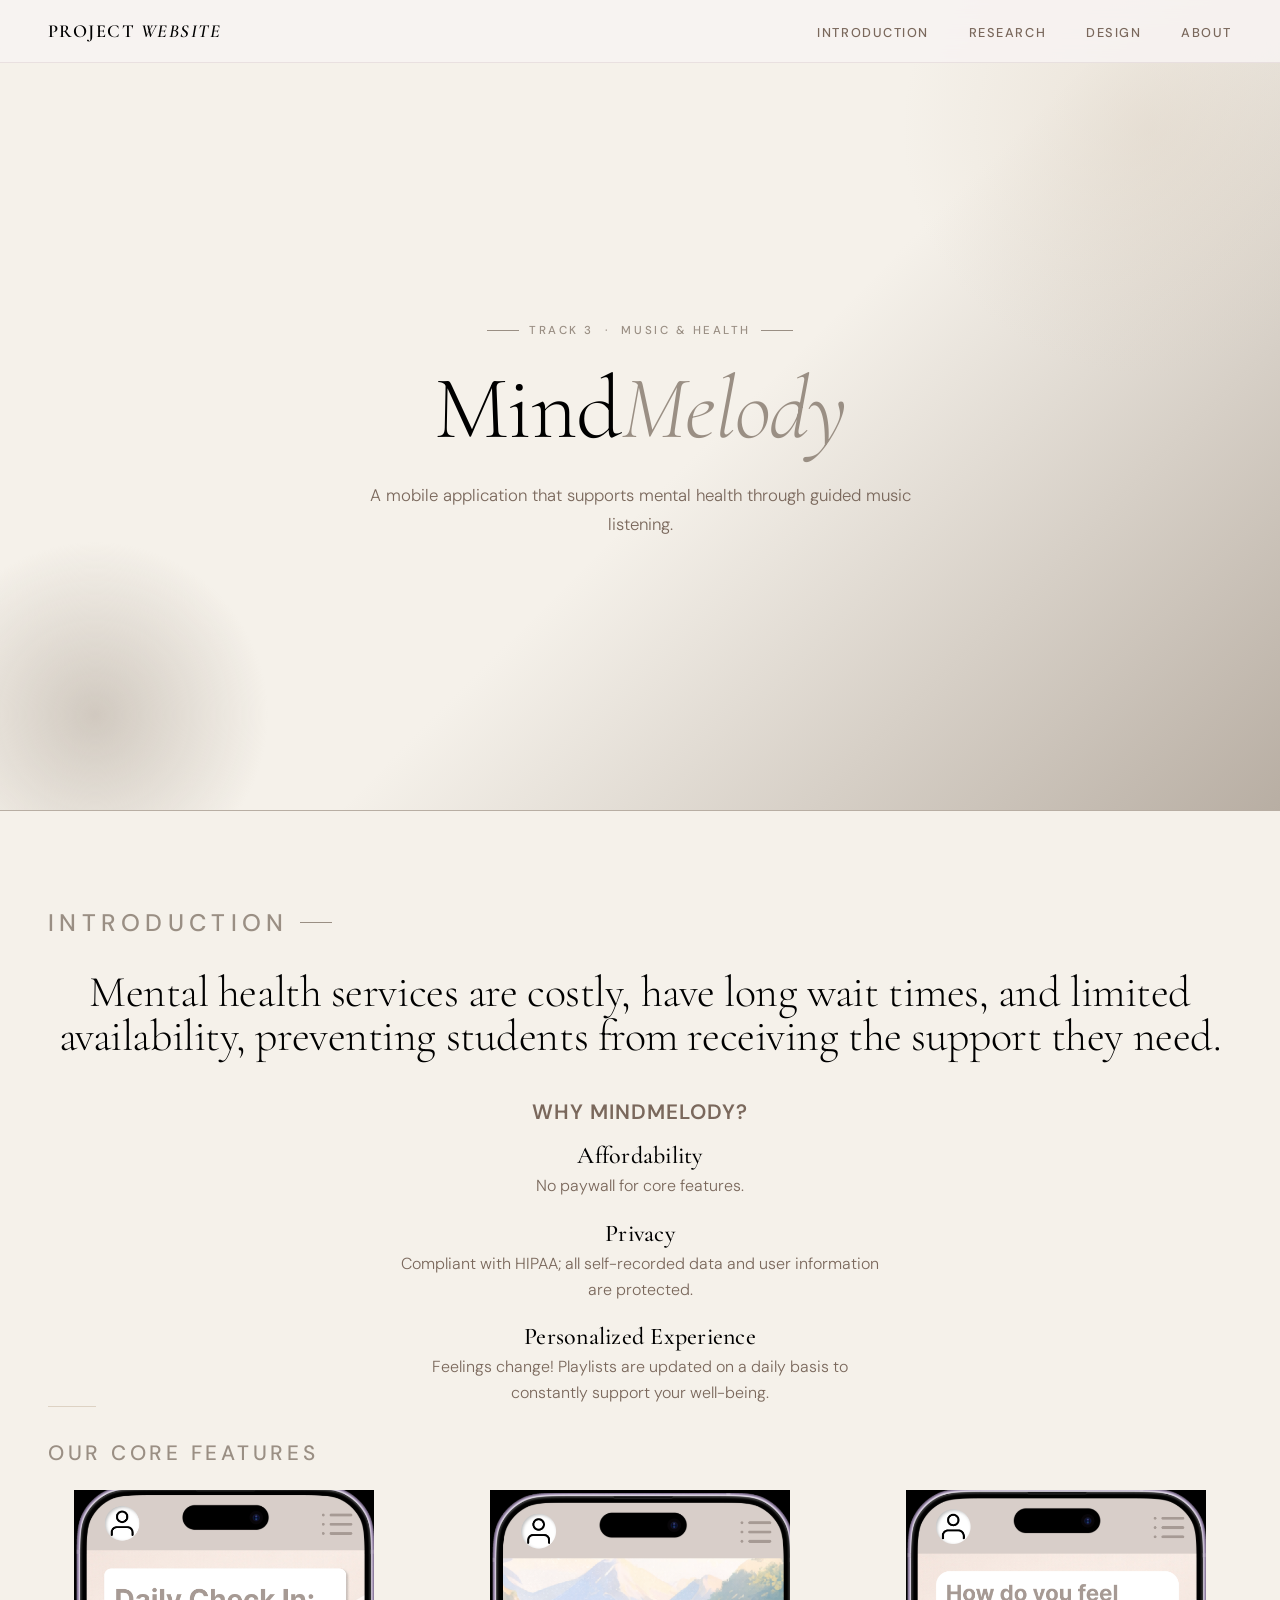
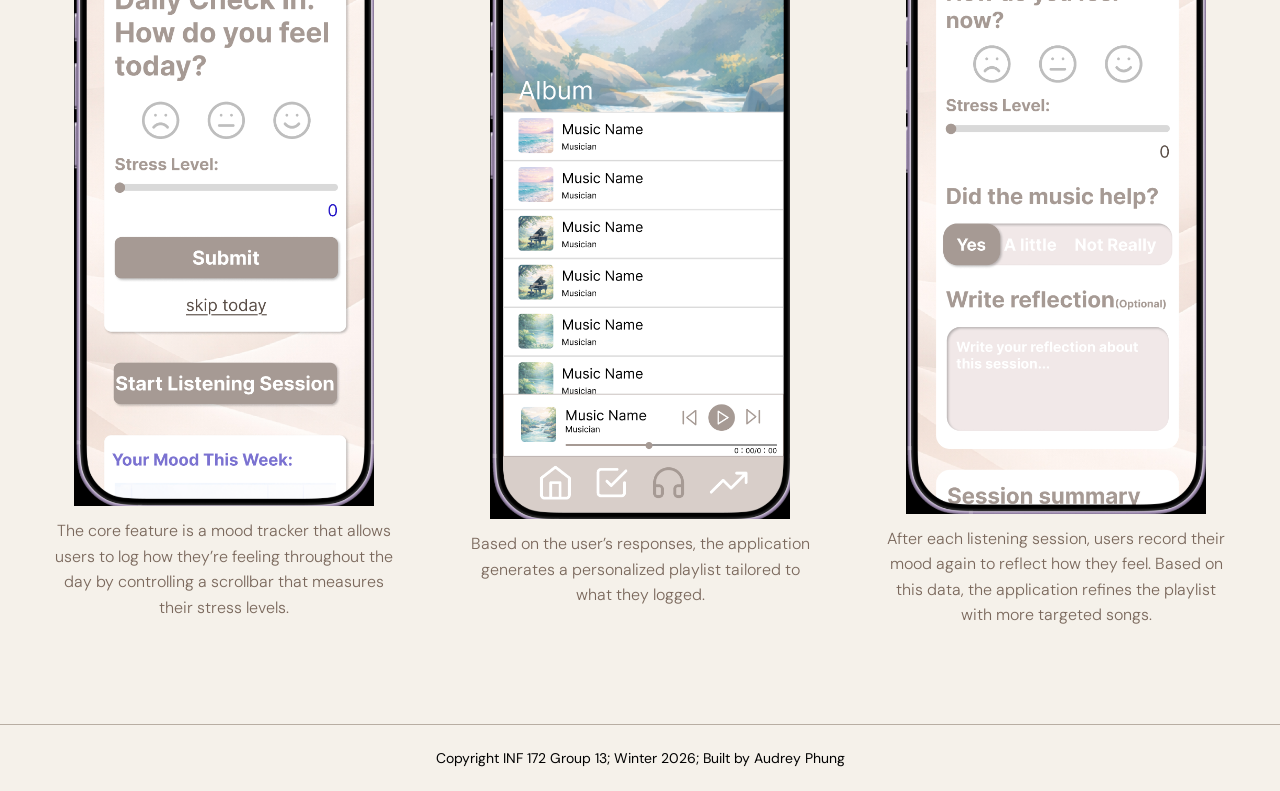
<file: index.html>
<!doctype html>
<html lang="en">
  <head>
    <meta charset="UTF-8" />
    <meta name="viewport" content="width=device-width, initial-scale=1.0" />
    <title>MindMelody</title>
    <link rel="icon" type="image/x-icon" href="images/favicon.png">

    <link rel="stylesheet" href="style.css" />
    <link href="https://fonts.googleapis.com/css2?family=Cormorant+Garamond:ital,wght@0,300;0,400;0,600;1,300;1,400&family=DM+Sans:wght@300;400;500&display=swap" rel="stylesheet"/>

  </head>

  <body>
    <nav>
      <span class="nav-logo">Project<em> Website</em></span>
      <ul class="nav-links">
       <li><a href="index.html">Introduction</a></li>
        <li><a href="research.html">Research</a></li>
        <li><a href="design.html">Design</a></li>
        <li><a href="about.html">About</a></li>
      </ul>
    </nav>

    <section class="hero">
      <p class="hero-eyebrow">Track 3 &nbsp;·&nbsp; Music & Health</p>
      <h1>Mind<em>Melody</em></h1>
      <p class="hero-desc">
        A mobile application that supports mental health through guided music listening.
      </p>
    </section>

    <section id="introduction">

      <span class="section-label">Introduction</span>
      <h2 class="problem-statement">
        Mental health services are costly, have long wait times, and limited availability, preventing students from 
        receiving the support they need.
      </h2>
      
      <p class="goals-label">Why MindMelody?</p>
      <div class="goals-list">
        <div class="goal-item">
          <p class="goal-title">Affordability</p>
          <p class="goal-desc">No paywall for core features.</p>
        </div>
        <div class="goal-item">
          <p class="goal-title">Privacy</p>
          <p class="goal-desc">Compliant with HIPAA; all self-recorded data and user information are protected.</p>
        </div>
        <div class="goal-item">
          <p class="goal-title">Personalized Experience</p>
          <p class="goal-desc">Feelings change! Playlists are updated on a daily basis to constantly support your well-being.</p>
        </div>
      </div>

      <div class="intro-divider"></div>
      <div class="subtitle">Our Core Features</div>
      <div class="feature-screens">
        <div class="feature-item">
          <img src="images/daily-checkin.png">
          <p class="feature-desc">
            The core feature is a mood tracker that allows users to log how they’re feeling throughout the day by controlling 
            a scrollbar that measures their stress levels.
          </p>
        </div>
        <div class="feature-item">
          <img src="images/playlist.png">
          <p class="feature-desc">
            Based on the user’s responses, the application generates a personalized playlist tailored to what they logged.
          </p>
        </div>
        <div class="feature-item">
          <img src="images/reflection.png">
          <p class="feature-desc">
            After each listening session, users record their mood again to reflect how they feel. Based on this data, 
            the application refines the playlist with more targeted songs.
          </p>
        </div>
      </div>
    </section>
    <footer>
      Copyright INF 172 Group 13; Winter 2026; Built by Audrey Phung
    </footer>
  </body>
</html>
</file>
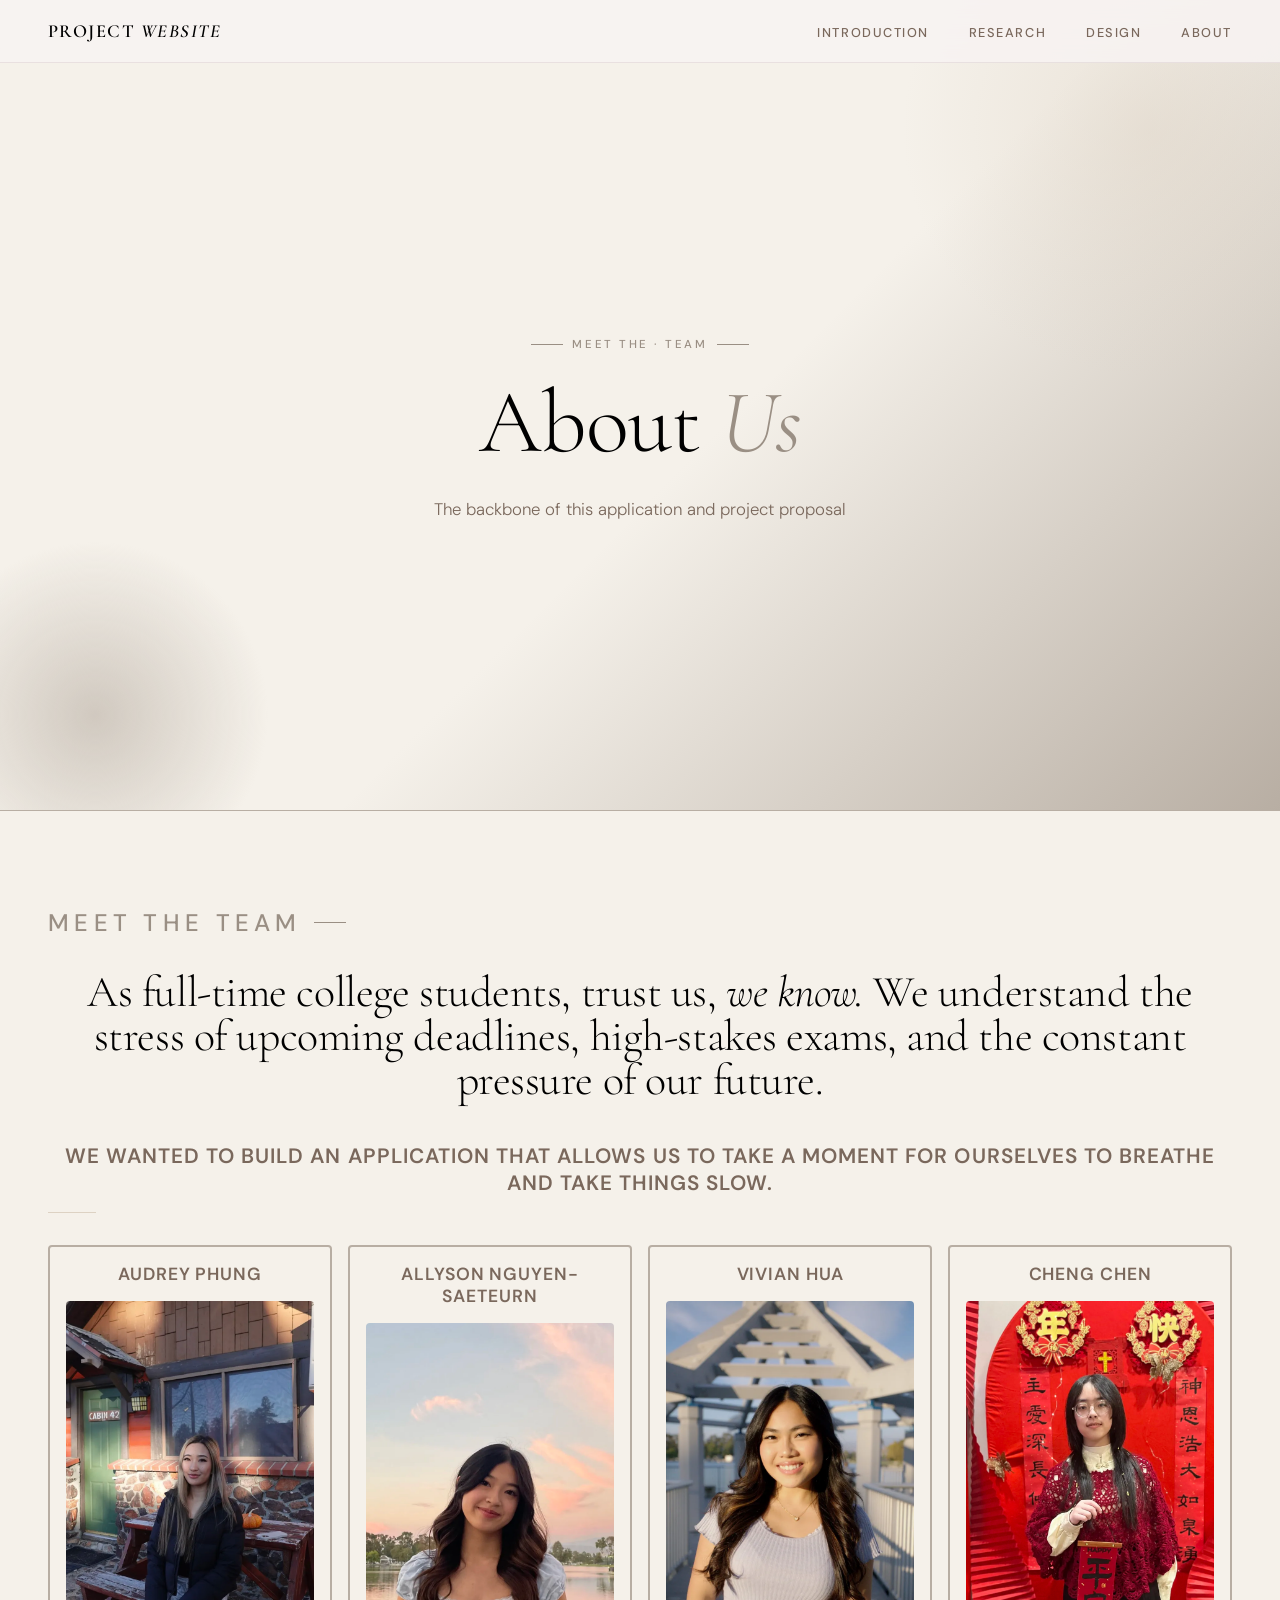
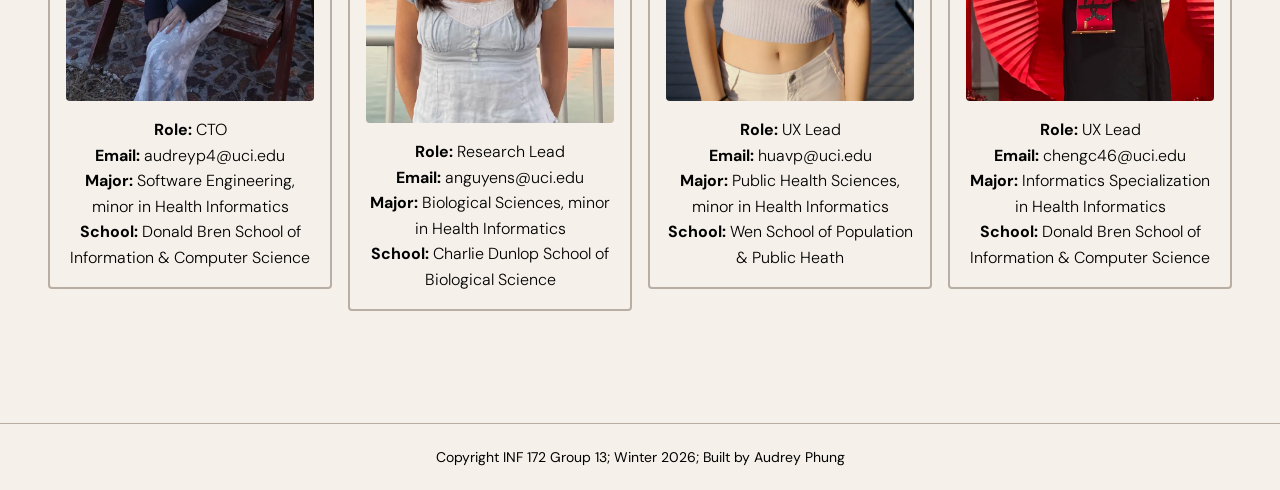
<file: about.html>
<!doctype html>
<html lang="en">
  <head>
    <meta charset="UTF-8" />
    <meta name="viewport" content="width=device-width, initial-scale=1.0" />
    <title>MindMelody</title>
    <link rel="icon" type="image/x-icon" href="images/favicon.png">

    <link rel="stylesheet" href="style.css" />
    <link href="https://fonts.googleapis.com/css2?family=Cormorant+Garamond:ital,wght@0,300;0,400;0,600;1,300;1,400&family=DM+Sans:wght@300;400;500&display=swap" rel="stylesheet"/>

  </head>

  <body>

    <nav>
      <span class="nav-logo">Project<em> Website</em></span>
      <ul class="nav-links">
       <li><a href="index.html">Introduction</a></li>
        <li><a href="research.html">Research</a></li>
        <li><a href="design.html">Design</a></li>
        <li><a href="about.html">About</a></li>
      </ul>
    </nav>

    <section class="hero">
      <p class="hero-eyebrow">Meet the&nbsp;·&nbsp;Team</p>
      <h1>About<em> Us</em></h1>
      <p class="hero-desc">
        The backbone of this application and project proposal
      </p>
    </section>

    <section id="about">
        <span class="section-label">Meet the Team</span>
        <h2 class="problem-statement">
            As full-time college students, trust us, <em>we know.</em> We understand the stress of upcoming deadlines, 
            high-stakes exams, and the constant pressure of our future.
        </h2>
        <p class="goals-label">We wanted to build an application that allows us to take a moment for ourselves to breathe and take things slow. </p>
        <div class="intro-divider"></div>

        <div class="themes-grid">
            <div class="team-member">
                <h3 class="feature-group-title">Audrey Phung</h3>
                <img src="images/audrey-pic.png">
                <p>
                    <b>Role:</b> CTO <br>
                    <b>Email:</b> audreyp4@uci.edu<br>
                    <b>Major:</b> Software Engineering, minor in Health Informatics<br>
                    <b>School:</b> Donald Bren School of Information & Computer Science
                </p>
            </div>

            <div class="team-member">
                <h3 class="feature-group-title">Allyson Nguyen-Saeteurn</h3>
                <img src="images/allyson-pic.png">
                <p>
                    <b>Role:</b> Research Lead<br>
                    <b>Email:</b> anguyens@uci.edu<br>
                    <b>Major:</b> Biological Sciences, minor in Health Informatics<br>
                    <b>School:</b> Charlie Dunlop School of Biological Science
                </p>
            </div>

            <div class="team-member">
                <h3 class="feature-group-title">Vivian Hua</h3>
                <img src="images/vivian-pic.png">
                <p>
                    <b>Role:</b> UX Lead<br>
                    <b>Email:</b> huavp@uci.edu<br>
                    <b>Major:</b> Public Health Sciences, minor in Health Informatics<br>
                    <b>School:</b> Wen School of Population & Public Heath
                </p>
            </div>

            <div class="team-member">
                <h3 class="feature-group-title">Cheng Chen</h3>
                <img src="images/cheng-pic.png">
                <p>
                    <b>Role:</b> UX Lead<br>
                    <b>Email:</b> chengc46@uci.edu<br>
                    <b>Major:</b> Informatics Specialization in Health Informatics<br>
                    <b>School:</b> Donald Bren School of Information & Computer Science
                </p>
            </div>
        </div>
    </section>
    <footer>
        Copyright INF 172 Group 13; Winter 2026; Built by Audrey Phung
    </footer>
  </body>
</html>
</file>
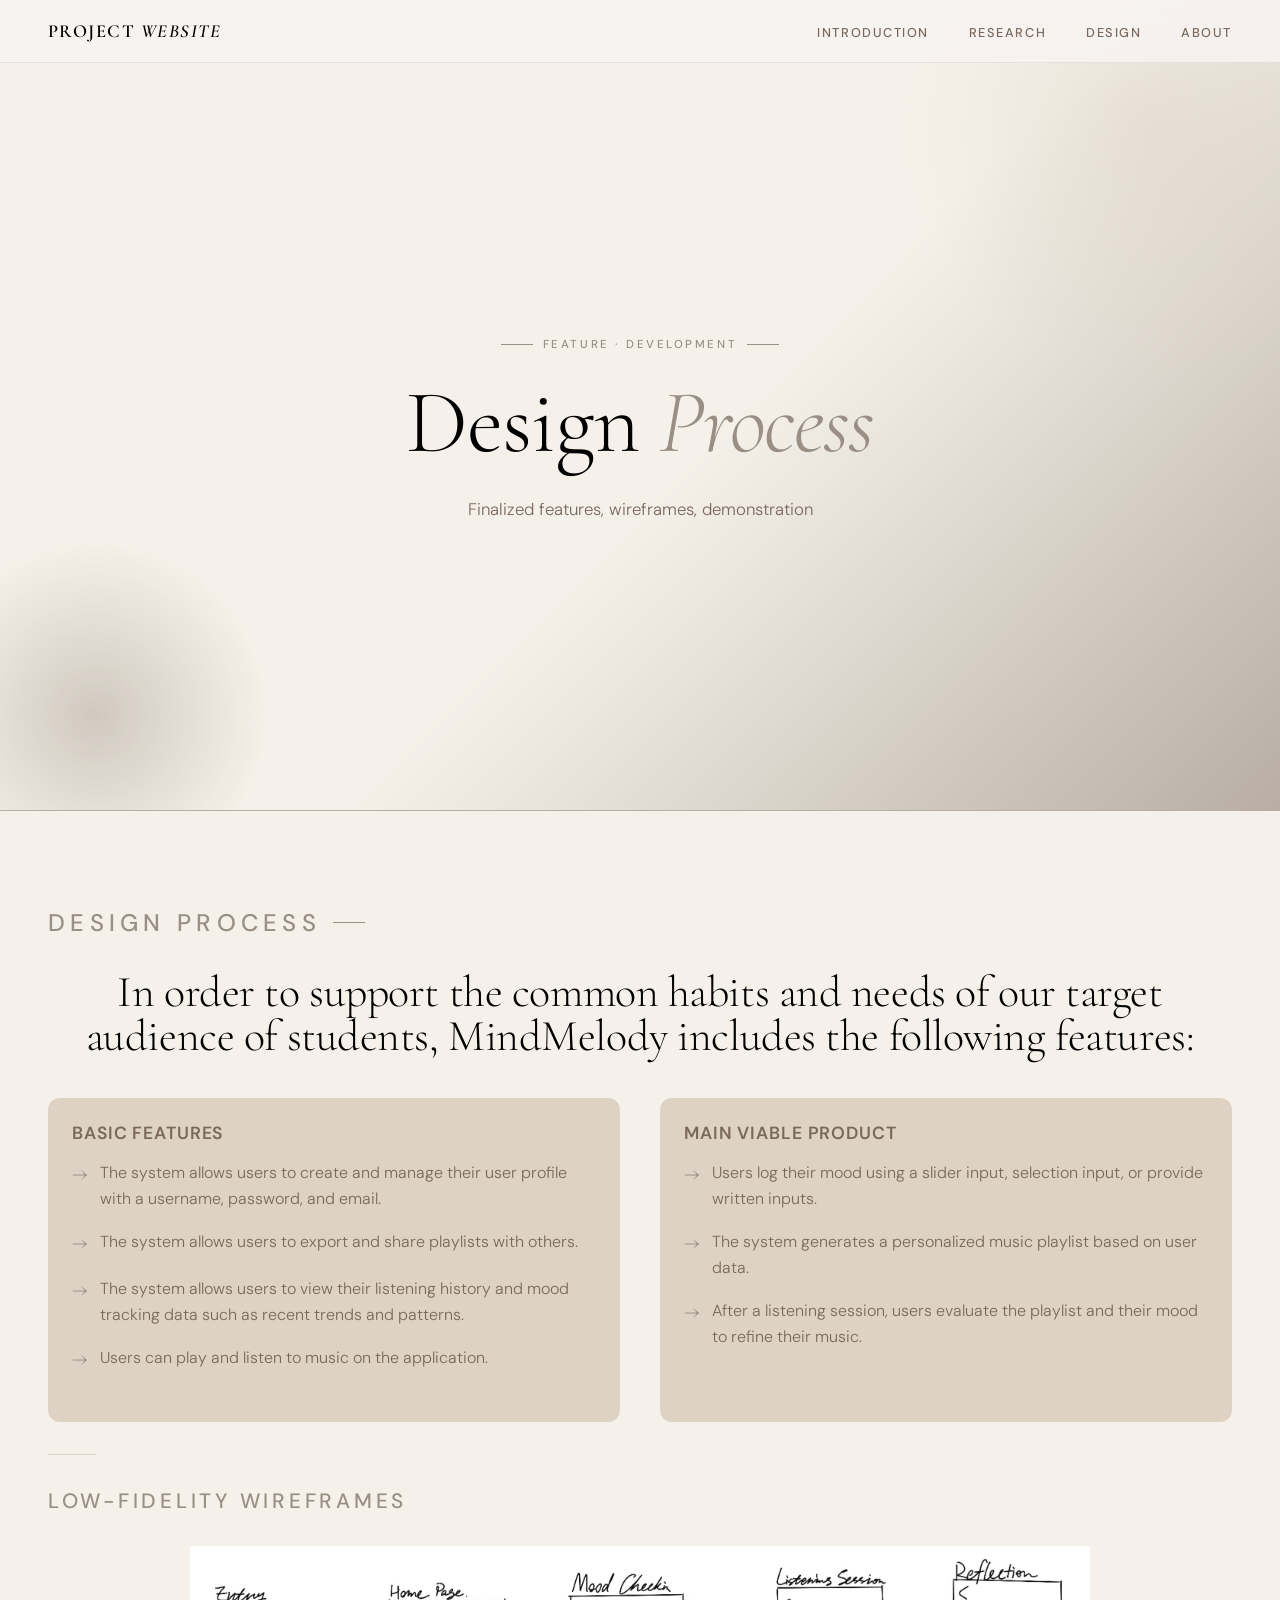
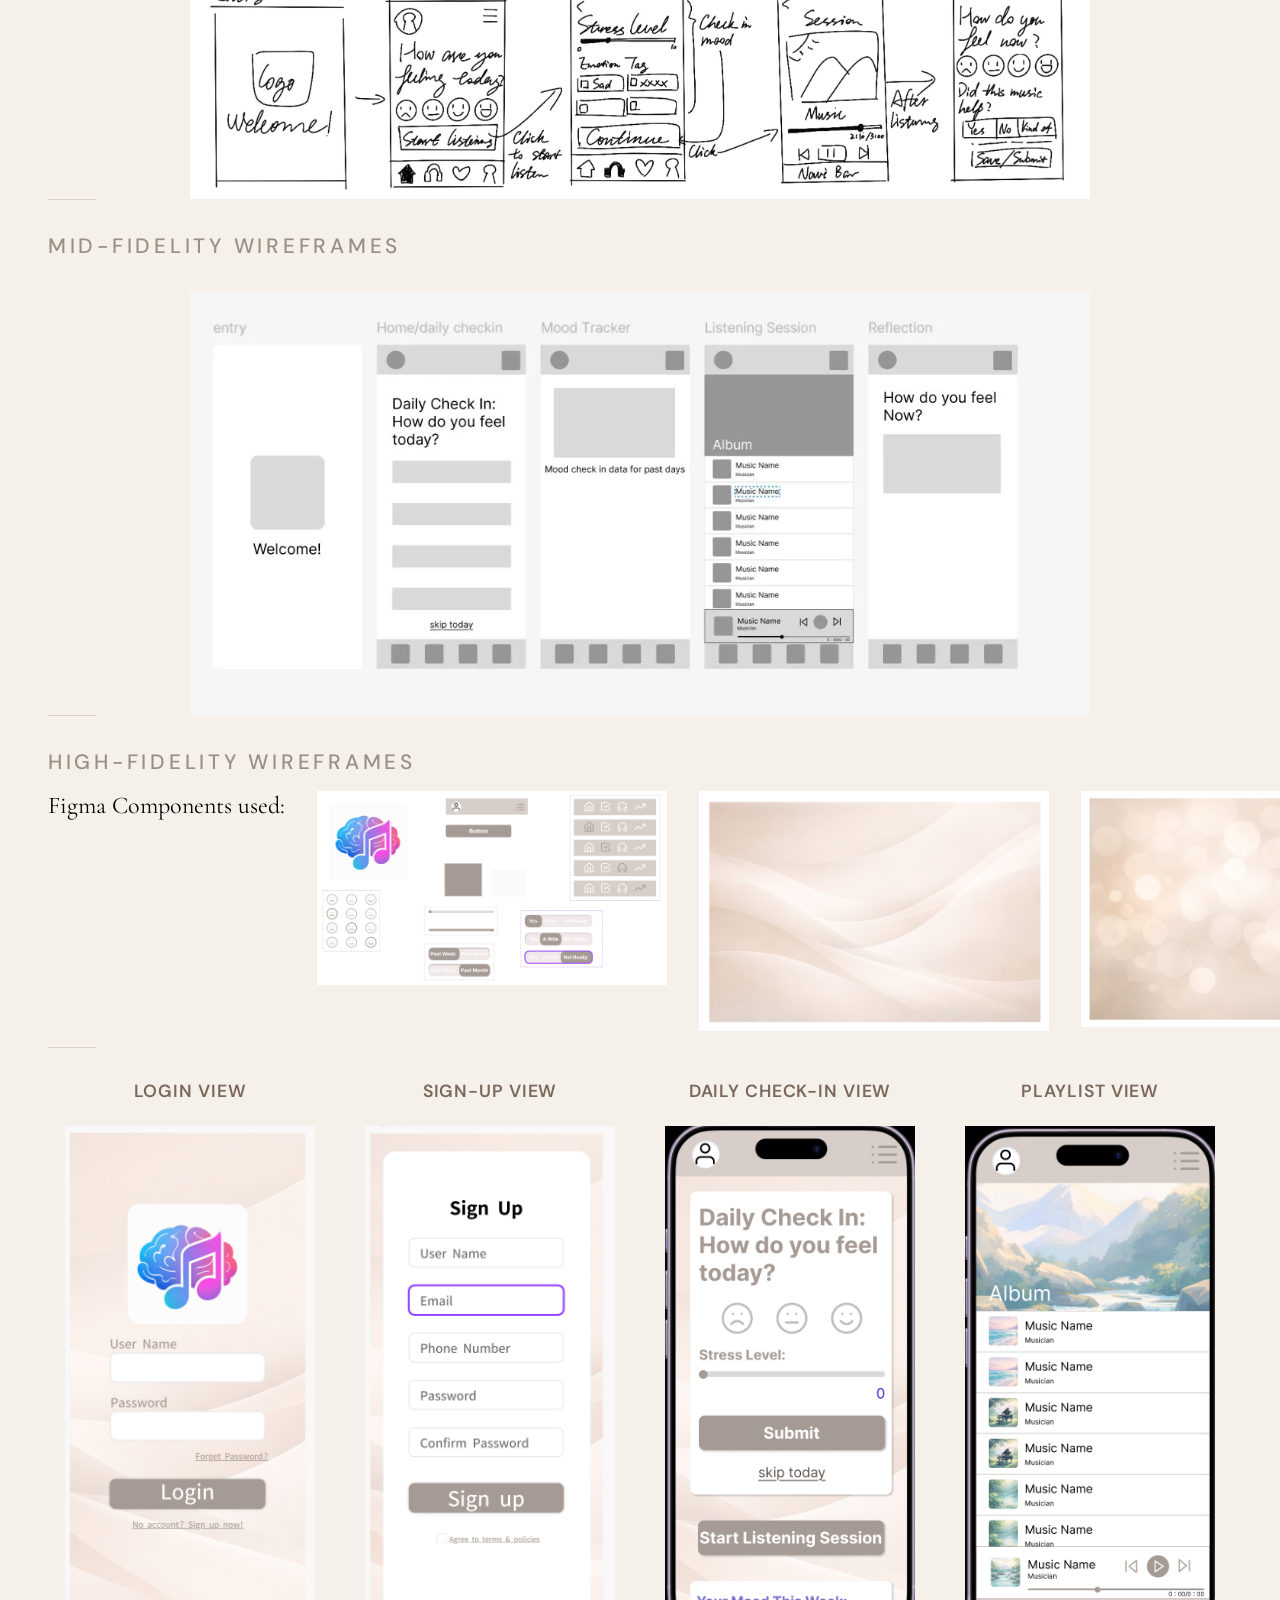
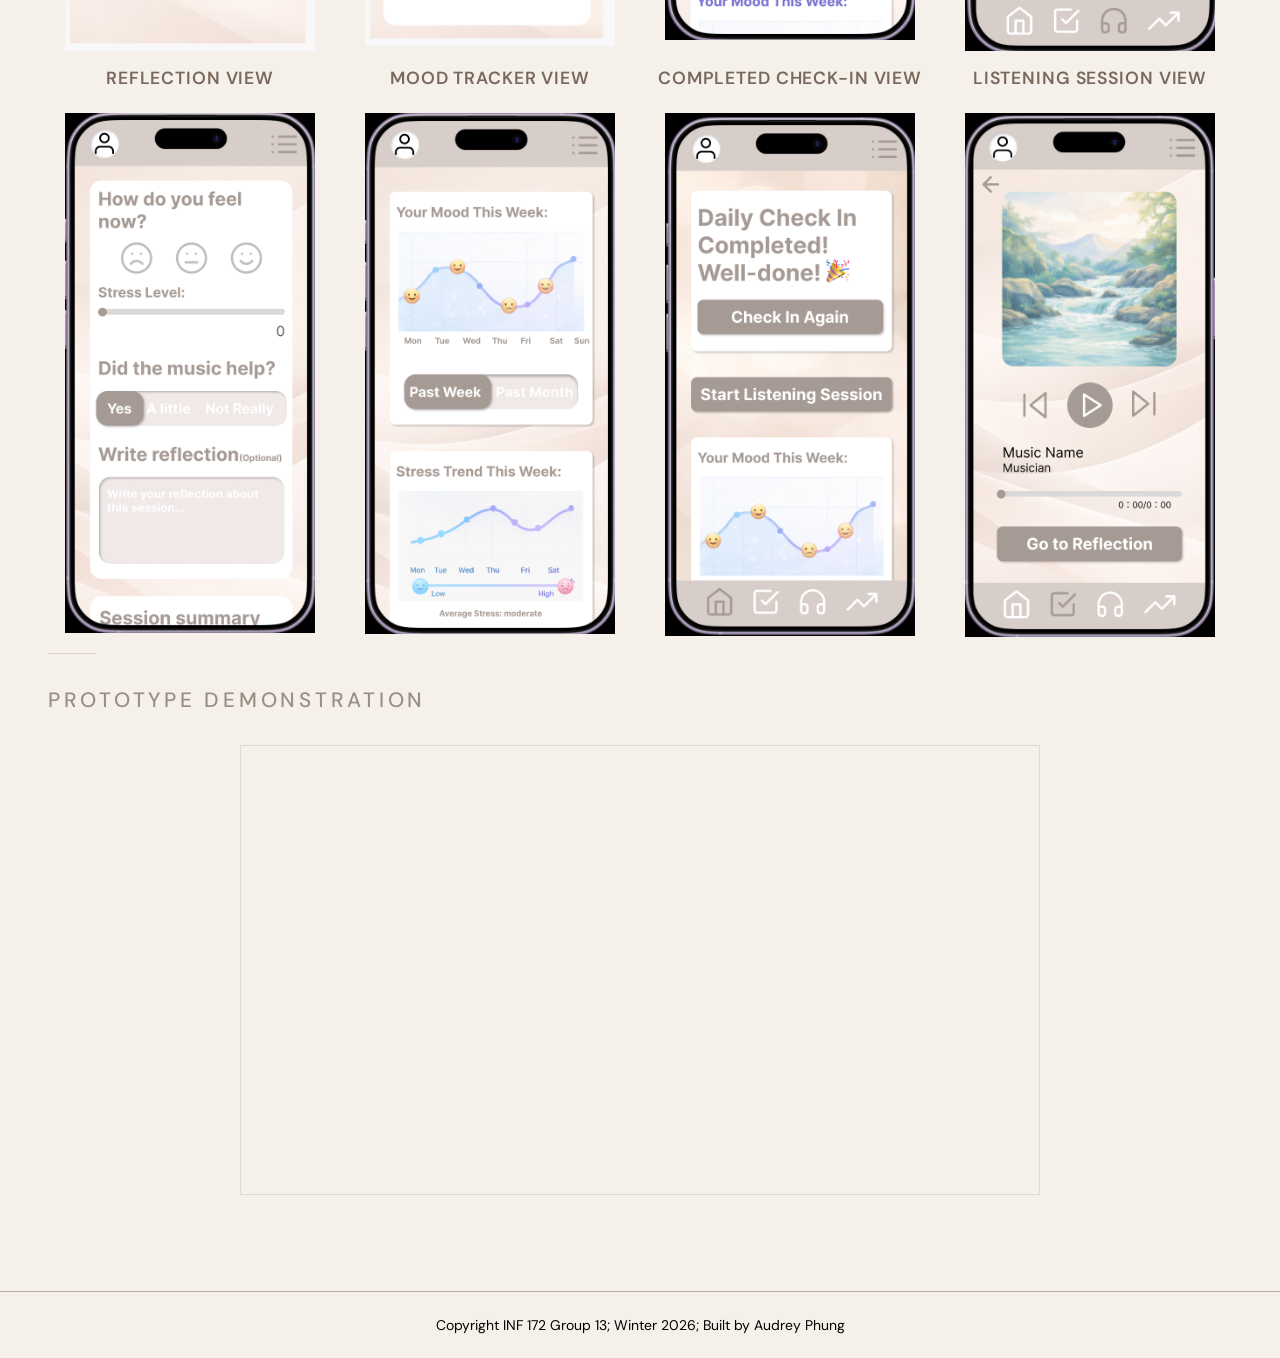
<file: design.html>
<!doctype html>
<html lang="en">
  <head>
    <meta charset="UTF-8" />
    <meta name="viewport" content="width=device-width, initial-scale=1.0" />
    <title>MindMelody</title>
    <link rel="icon" type="image/x-icon" href="images/favicon.png">

    <link rel="stylesheet" href="style.css" />
    <link href="https://fonts.googleapis.com/css2?family=Cormorant+Garamond:ital,wght@0,300;0,400;0,600;1,300;1,400&family=DM+Sans:wght@300;400;500&display=swap" rel="stylesheet"/>

  </head>

  <body>

    <nav>
      <span class="nav-logo">Project<em> Website</em></span>
      <ul class="nav-links">
       <li><a href="index.html">Introduction</a></li>
        <li><a href="research.html">Research</a></li>
        <li><a href="design.html">Design</a></li>
        <li><a href="about.html">About</a></li>
      </ul>
    </nav>

    <section class="hero">
      <p class="hero-eyebrow">Feature&nbsp;·&nbsp;Development</p>
      <h1>Design<em> Process</em></h1>
      <p class="hero-desc">
        Finalized features, wireframes, demonstration
      </p>
    </section>

    <section id="design">
      <span class="section-label">Design Process</span>
      <h2 class="problem-statement">
          In order to support the common habits and needs of our target audience of students, MindMelody includes the following features: 
      </h2>

      <div class="features-container">
        <div class="feature-group">
            <h3 class="feature-group-title">Basic Features</h3>
            <ul class="feature-list">
                <li>The system allows users to create and manage their user profile with a username, password, and email.</li>
                <li>The system allows users to export and share playlists with others.</li>
                <li>The system allows users to view their listening history and mood tracking data such as recent trends and patterns. </li>
                <li>Users can play and listen to music on the application.</li>
            </ul>
        </div>
        <div class="feature-group">
            <h3 class="feature-group-title">Main Viable Product</h3>
            <ul class="feature-list">
                <li>Users log their mood using a slider input, selection input, or provide written inputs.</li>
                <li>The system generates a personalized music playlist based on user data.</li>
                <li>After a listening session, users evaluate the playlist and their mood to refine their music. </li>
            </ul>
        </div>
      </div>

      <div class="intro-divider"></div>
      <div class="subtitle">Low-Fidelity Wireframes</div>
      <div class="existing-solutions-container">
        <img src="images/low-fidelity.png">
      </div>

      <div class="intro-divider"></div>
      <div class="subtitle">Mid-Fidelity Wireframes</div>
      <div class="existing-solutions-container">
        <img src="images/mid-fidelity.png">
      </div>

      <div class="intro-divider"></div>
      <div class="subtitle">High-Fidelity Wireframes</div>
      <div class="interviews">
        <div class="step1">Figma Components used: </div>
        <img class="figma-comp"src="images/figma-component-1.png">
        <img class="figma-comp"src="images/figma-component-2.png">
        <img class="figma-comp"src="images/figma-component-3.png">
      </div>
      <div class="intro-divider"></div>
      <div class="themes-grid">
        <div class="img-caption">
          <div class="feature-group-title">Login View</div>
          <img class="mockup-screen" src="images/login.png">
        </div>

        <div class="img-caption">
          <div class="feature-group-title">Sign-Up View</div>
          <img class="mockup-screen" src="images/sign-up.png">
        </div>

        <div class="img-caption">
          <div class="feature-group-title">Daily Check-in View</div>
          <img class="mockup-screen" src="images/daily-checkin.png">
        </div>

        <div class="img-caption">
          <div class="feature-group-title">Playlist View</div>
          <img class="mockup-screen" src="images/playlist.png">
        </div>

        <div class="img-caption">
          <div class="feature-group-title">Reflection View</div>
          <img class="mockup-screen" src="images/reflection.png">
        </div>

        <div class="img-caption">
          <div class="feature-group-title">Mood Tracker View</div>
          <img class="mockup-screen" src="images/mood-tracker.png">
        </div>

        <div class="img-caption">
          <div class="feature-group-title">Completed Check-in View</div>
          <img class="mockup-screen" src="images/completed-checkin.png">
        </div>

        <div class="img-caption">
          <div class="feature-group-title">Listening Session View</div>
          <img class="mockup-screen" src="images/listening-session.png">
        </div>
      </div>
      <div class="intro-divider"></div>
      <div class="subtitle">Prototype Demonstration</div>
      <div class="existing-solutions-container">
        <iframe style="border: 1px solid rgba(0, 0, 0, 0.1);" width="800" height="450" src="https://embed.figma.com/proto/vhdzhhdS3zjrpJIIUAlEKC/INFO-172?node-id=92-288&starting-point-node-id=1%3A2&embed-host=share" allowfullscreen></iframe>
      </div>

    </section>

    <footer>
      Copyright INF 172 Group 13; Winter 2026; Built by Audrey Phung
    </footer>
  </body>
</html>
</file>
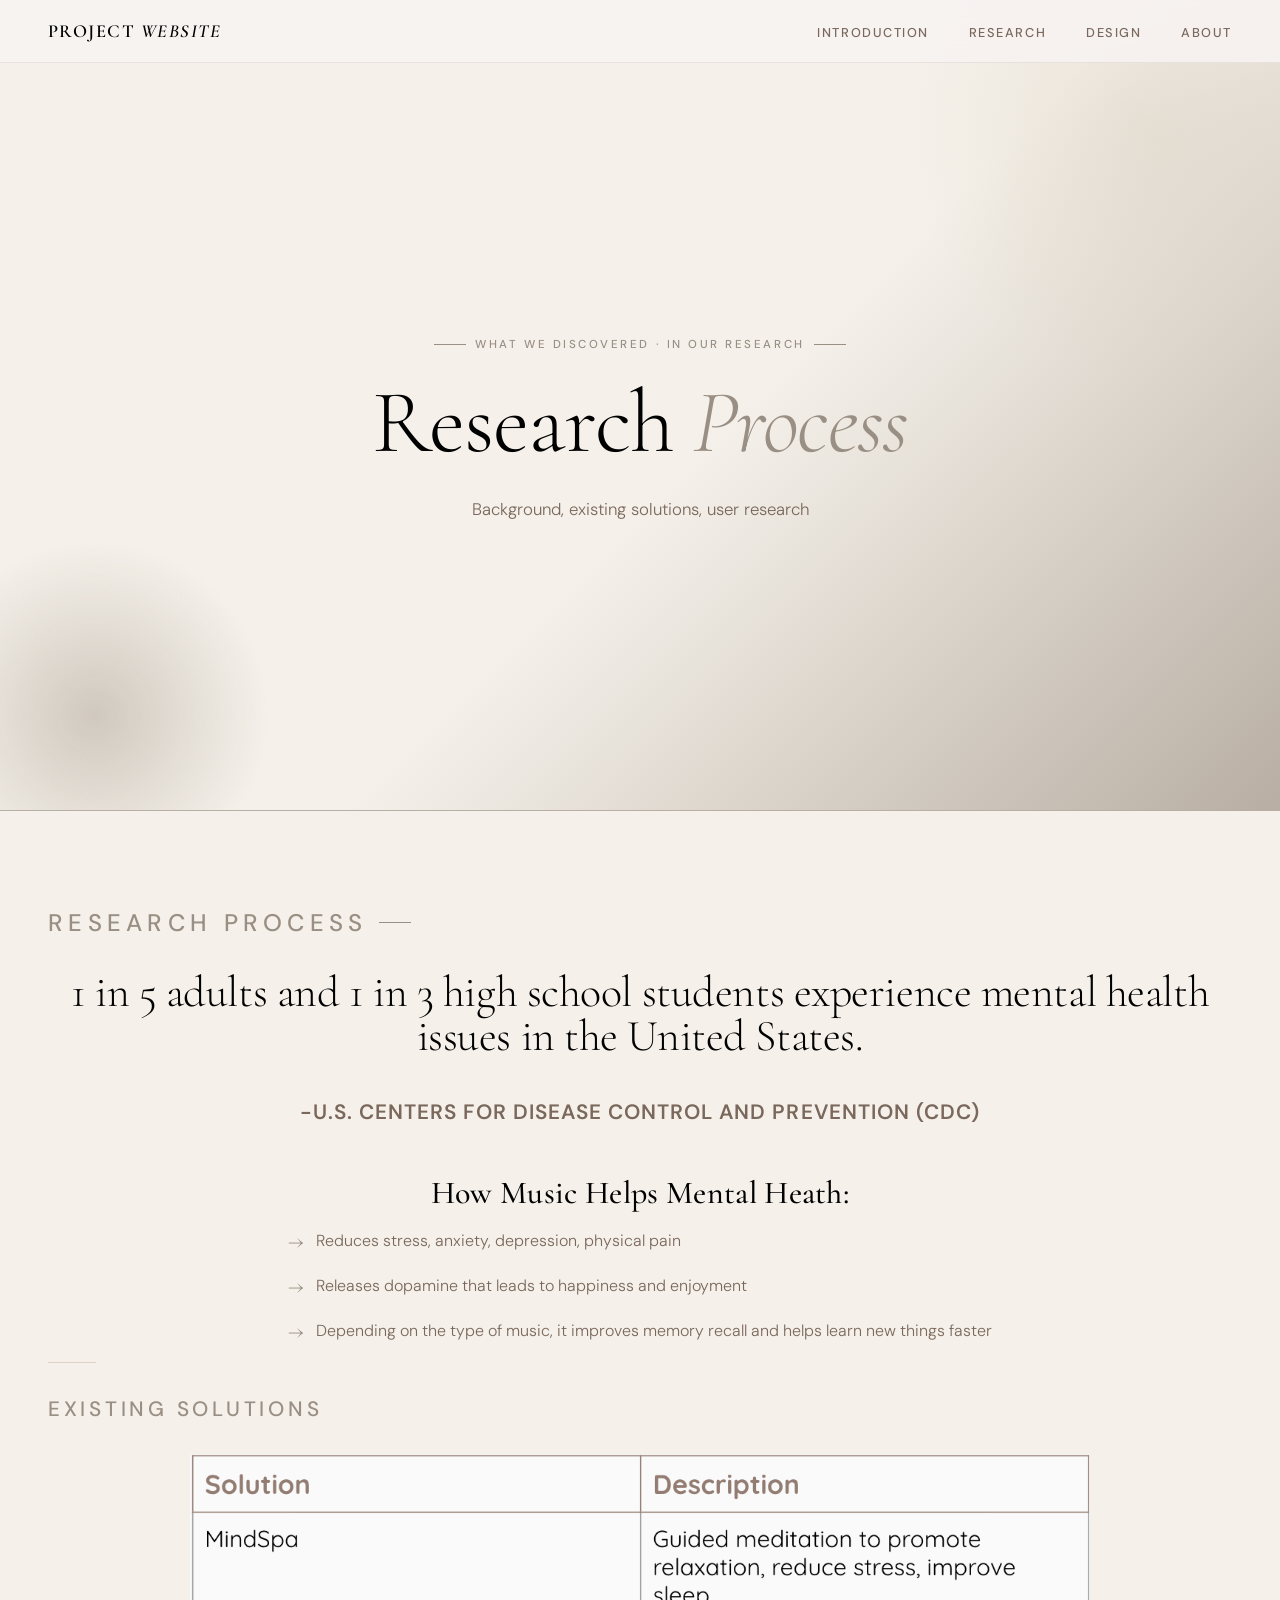
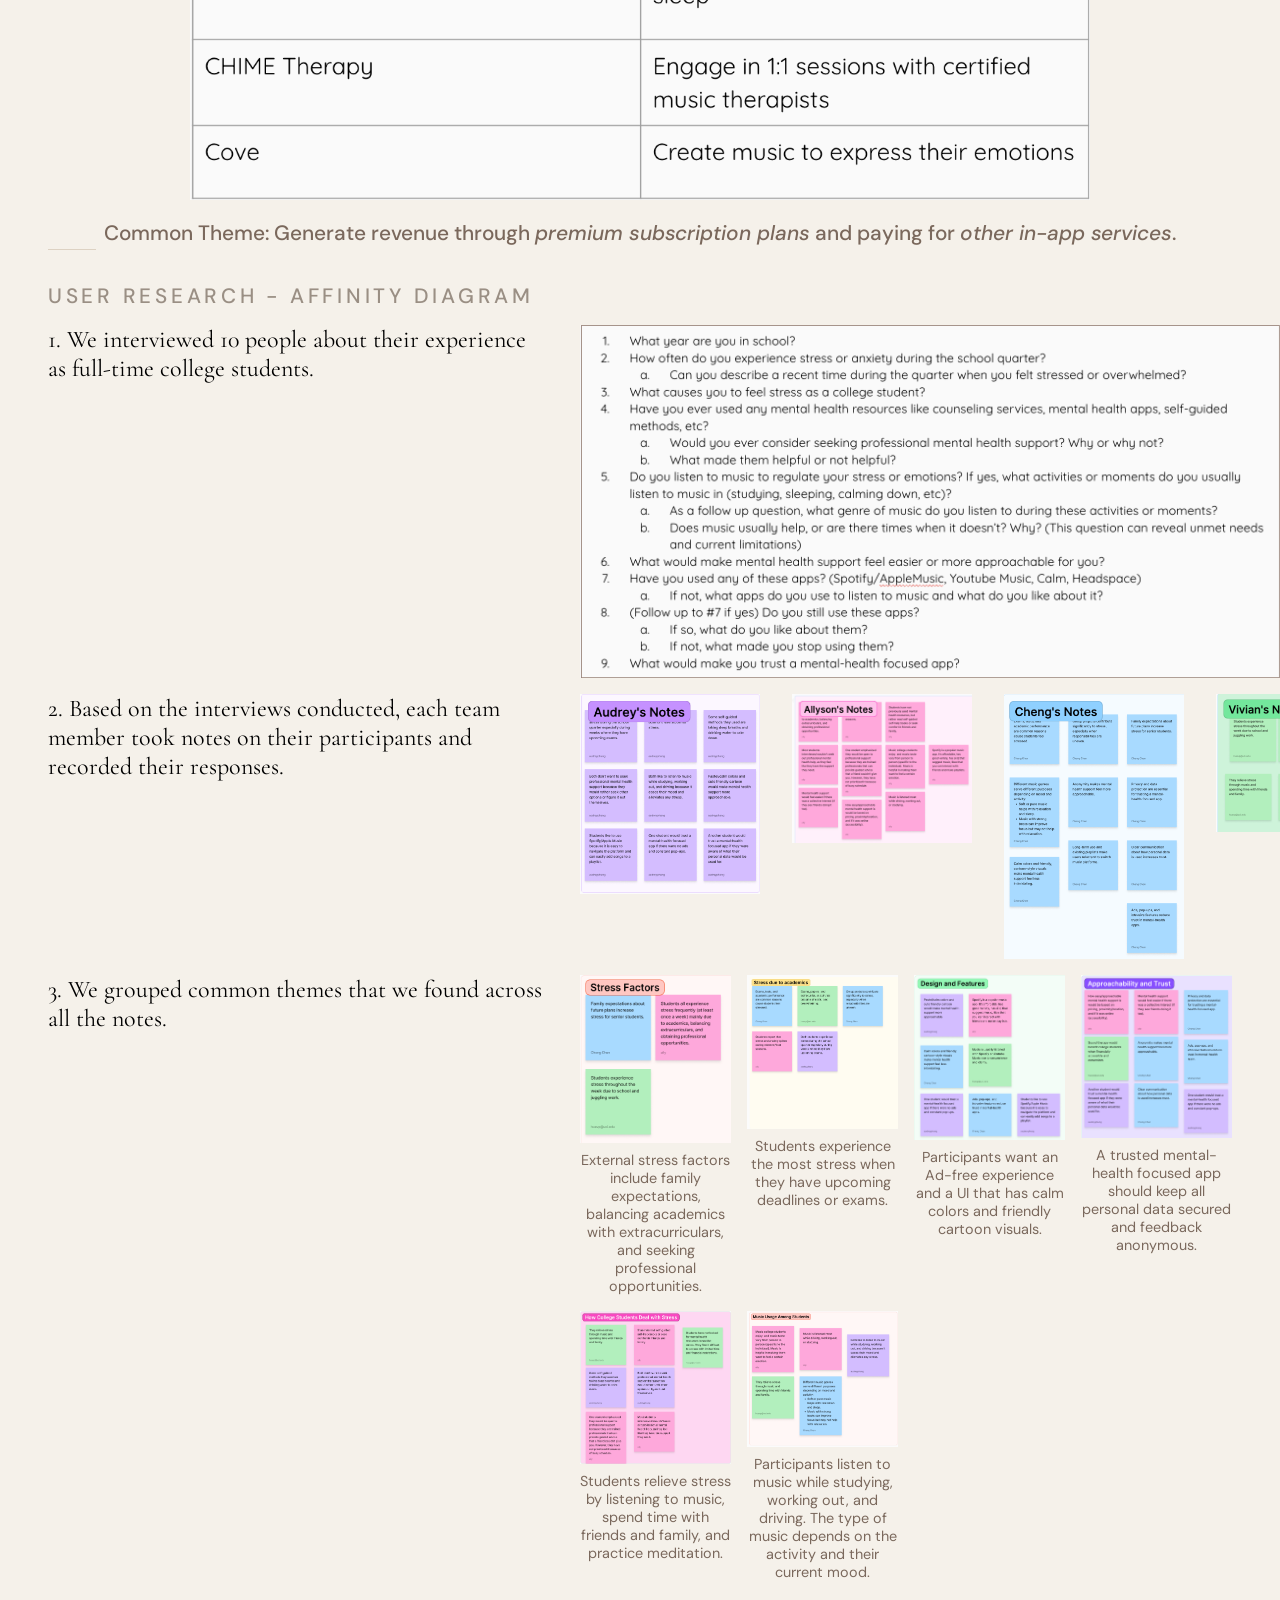
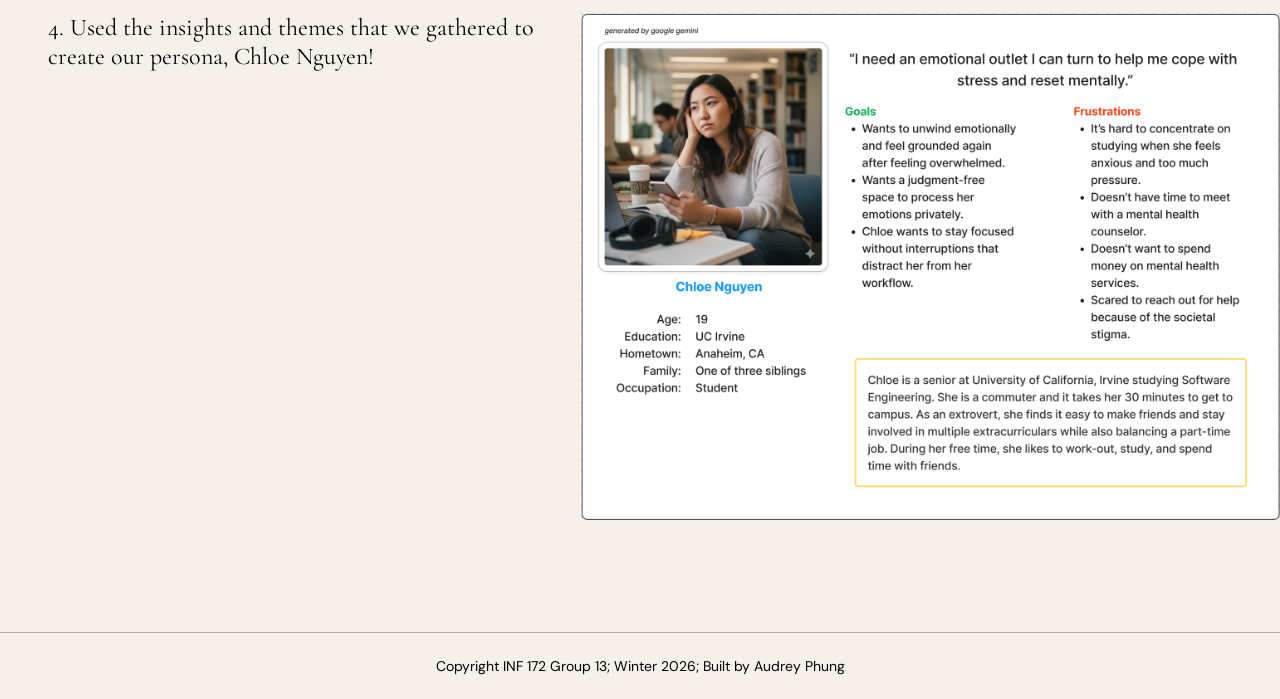
<file: research.html>
<!doctype html>
<html lang="en">
  <head>
    <meta charset="UTF-8" />
    <meta name="viewport" content="width=device-width, initial-scale=1.0" />
    <title>MindMelody</title>
    <link rel="icon" type="image/x-icon" href="images/favicon.png">

    <link rel="stylesheet" href="style.css" />
    <link href="https://fonts.googleapis.com/css2?family=Cormorant+Garamond:ital,wght@0,300;0,400;0,600;1,300;1,400&family=DM+Sans:wght@300;400;500&display=swap" rel="stylesheet"/>

  </head>

  <body>

    <nav>
      <span class="nav-logo">Project<em> Website</em></span>
      <ul class="nav-links">
       <li><a href="index.html">Introduction</a></li>
        <li><a href="research.html">Research</a></li>
        <li><a href="design.html">Design</a></li>
        <li><a href="about.html">About</a></li>
      </ul>
    </nav>

    <section class="hero">
      <p class="hero-eyebrow">What we discovered&nbsp;·&nbsp;in our research</p>
      <h1>Research<em> Process</em></h1>
      <p class="hero-desc">
       Background, existing solutions, user research
      </p>
    </section>

    <section id="research">
      <span class="section-label">Research Process</span>
      <h2 class="problem-statement">1 in 5 adults and 1 in 3 high school students experience mental health issues in the United States.</h2>
      <p class="goals-label">-U.S. Centers for Disease Control and Prevention (CDC)</p>
    
      <div class="music-box">
        <div class="music-title">How Music Helps Mental Heath:</div>
        <ul class="music-list">
          <li>Reduces stress, anxiety, depression, physical pain</li>
          <li>Releases dopamine that leads to happiness and enjoyment</li>
          <li>Depending on the type of music, it improves memory recall and helps learn new things faster</li>
        </ul>
      </div>
      <div class="intro-divider"></div>
      <div class="subtitle">Existing Solutions</div>
      <div class="existing-solutions-container">
        <img src="images/existing-solutions.png">
        <p>Common Theme: Generate revenue through <em>premium subscription plans</em> and paying for <em>other in-app services</em>. </p>
      </div>
      <div class="intro-divider"></div>
      <div class="subtitle">User Research - Affinity Diagram </div>
      <div class="interviews">
        <div class="step1"> 1. We interviewed 10 people about their experience as full-time college students.</div>
        <img class="img-questions"src="images/interview-questions.png">
      </div>
      <div class="interviews">
        <div class="step1"> 2. Based on the interviews conducted, each team member took notes on their participants and recorded their responses.</div>
        <img class="img-notes"src="images/audrey-notes.png">
        <img class="img-notes"src="images/allyson-notes.png">
        <img class="img-notes"src="images/cheng-notes.png">
        <img class="img-notes"src="images/vivian-notes.png">
      </div>
      <div class="interviews">
        <div class="step1"> 3. We grouped common themes that we found across all the notes.</div>
        <div class="themes-grid">
          <div class="img-caption">
            <img class="img-notes" src="images/other-stress-factors.png">
            <p>External stress factors include family expectations, balancing academics with extracurriculars, and seeking professional opportunities.</p>
          </div>
          <div class="img-caption">
            <img class="img-notes" src="images/school-stress.png">
            <p>Students experience the most stress when they have upcoming deadlines or exams.</p>
          </div>
          <div class="img-caption">
            <img class="img-notes" src="images/features.png">
            <p>Participants want an Ad-free experience and a UI that has calm colors and friendly cartoon visuals. </p>
          </div>
          <div class="img-caption">
            <img class="img-notes" src="images/privacy.png">
            <p>A trusted mental-health focused app should keep all personal data secured and feedback anonymous.</p>
          </div>
          <div class="img-caption">
            <img class="img-notes" src="images/coping-mechanism.png">
            <p>Students relieve stress by listening to music, spend time with friends and family, and practice meditation.</p>
          </div>
          <div class="img-caption">
            <img class="img-notes" src="images/music-usage.png">
            <p>Participants listen to music while studying, working out, and driving. The type of music depends on the activity and their current mood.</p>
          </div>
        </div>
      </div>
      
      <div class="interviews">
        <div class="step1"> 4. Used the insights and themes that we gathered to create our persona, Chloe Nguyen!</div>
        <img class="img-questions"src="images/persona.png">
      </div>
    </section>

    <footer>
      Copyright INF 172 Group 13; Winter 2026; Built by Audrey Phung
    </footer>
  </body>
</html>
</file>
<file: style.css>
*, *::before, *::after { box-sizing: border-box; margin: 0; padding: 0; }
 
:root {
  --blush: #ddd2c3;
  --blush-dark: #9a8f84;
  --blush-light: #b8aea3;
  --ink: #000000;
  --ink-soft: #7a685c;
  --cream: #f5f1ea;
}

body {
  font-family: 'DM Sans', sans-serif;
  background: var(--cream);
  color: var(--ink);
  min-height: 100vh;
}

nav {
  position: fixed;
  top: 0; left: 0; right: 0;
  z-index: 100;
  display: flex;
  justify-content: space-between;
  align-items: center;
  padding: 1.25rem 3rem;
  background: rgba(247, 243, 242, 0.88);
  backdrop-filter: blur(12px);
  border-bottom: 1px solid rgba(209, 197, 197, 0.4);
}

.nav-logo {
  font-family: 'Cormorant Garamond', serif;
  font-size: 1.15rem;
  font-weight: 600;
  letter-spacing: 0.08em;
  color: var(--ink);
  text-transform: uppercase;
}

.nav-links {
  display: flex;
  gap: 2.5rem;
  list-style: none;
}

.nav-links a {
  font-size: 0.8rem;
  font-weight: 500;
  letter-spacing: 0.12em;
  text-transform: uppercase;
  color: var(--ink-soft);
  text-decoration: none;
  position: relative;
  transition: color 0.25s;
}

.nav-links a::after {
  content: '';
  position: absolute;
  bottom: -3px; left: 0;
  width: 0; height: 1px;
  background: var(--blush-dark);
  transition: width 0.3s ease;
}

.nav-links a:hover { color: var(--ink); }
.nav-links a:hover::after { width: 100%; }

.hero {
  min-height: 90vh;
  display: flex;
  flex-direction: column;
  align-items: center;
  justify-content: center;
  text-align: center;
  padding: 10rem 4rem 4rem;
  background: linear-gradient(135deg, var(--cream) 55%, var(--blush-light) 100%);
  position: relative;
  overflow: hidden;
}

.hero::before {
  content: '';
  position: absolute;
  top: -120px; right: -120px;
  width: 500px; height: 500px;
  border-radius: 50%;
  background: radial-gradient(circle, var(--blush) 0%, transparent 70%);
  opacity: 0.45;
  pointer-events: none;
}

.hero::after {
  content: '';
  position: absolute;
  bottom: -80px; left: -80px;
  width: 350px; height: 350px;
  border-radius: 50%;
  background: radial-gradient(circle, var(--blush-light) 0%, transparent 70%);
  opacity: 0.6;
  pointer-events: none;
}

.hero-eyebrow {
  font-size: 0.72rem;
  letter-spacing: 0.22em;
  text-transform: uppercase;
  color: var(--blush-dark);
  font-weight: 500;
  margin-bottom: 1.5rem;
  display: flex;
  align-items: center;
  gap: 0.6rem;
  animation: fadeUp 0.8s ease both;
}

.hero-eyebrow::before,
.hero-eyebrow::after {
  content: '';
  display: block;
  width: 2rem; height: 1px;
  background: var(--blush-dark);
}

h1 {
  font-family: 'Cormorant Garamond', serif;
  font-size: clamp(3.5rem, 7vw, 6.5rem);
  font-weight: 300;
  line-height: 1.06;
  color: var(--ink);
  margin-bottom: 1.5rem;
  letter-spacing: -0.01em;
  animation: fadeUp 0.9s 0.1s ease both;
}

h1 em {
  font-style: italic;
  color: var(--blush-dark);
}

.hero-desc {
  font-size: 1.05rem;
  line-height: 1.75;
  color: var(--ink-soft);
  max-width: 52ch;
  margin-bottom: 2.75rem;
  font-weight: 300;
  animation: fadeUp 0.9s 0.2s ease both;
}

section:not(.hero) {
  padding: 6rem 3rem;
  border-top: 1px solid var(--blush-light);
}

.placeholder-box {
  width: 100%;
  max-width: 900px;
  margin: 0 auto;
  border: 2px dashed var(--blush);
  border-radius: 12px;
  padding: 4rem 2rem;
  text-align: center;
  color: var(--blush-dark);
  font-size: 0.9rem;
  letter-spacing: 0.08em;
  text-transform: uppercase;
}

.section-label {
  display: block;
  font-size: 1.5rem;
  font-weight: 500;
  letter-spacing: 0.22em;
  text-transform: uppercase;
  color: var(--blush-dark);
  margin-bottom: 2rem;
  display: flex;
  align-items: center;
  gap: 0.75rem;
}

.section-label::after {
  content: '';
  display: block;
  flex: 0 0 2rem;
  height: 1px;
  background: var(--blush-dark);
}

.problem-statement {
  font-family: 'Cormorant Garamond', serif;
  font-size: clamp(1.8rem, 3.5vw, 2.75rem);
  font-weight: 300;
  line-height: 1;
  color: var(--ink);
  margin-bottom: 2.5rem;
  letter-spacing: -0.01em;
  text-align: center;
}

.intro-divider {
  width: 3rem;
  height: 1px;
  background: var(--blush);
  margin-bottom: 2rem;
}

.goals-label {
  font-size: 1.3rem;
  letter-spacing: 0.18em;
  text-transform: uppercase;
  color: var(--ink-soft);
  font-weight: 600;
  margin-bottom: 1rem;
  text-align: center;
  letter-spacing: 0.05em;
}

.goals-list {
  list-style: none;
  display: flex;
  flex-direction: column;
  gap: 1.25rem;
  align-items: center;
}

.goal-item {
  display: flex;
  flex-direction: column;
  gap: 0.2rem;
  align-items: center;
  text-align: center;
}

.goal-title {
  font-family: 'Cormorant Garamond', serif;
  font-size: 1.5rem;
  font-weight: 500;
  color: var(--ink);
  letter-spacing: 0.01em;
  margin: 0;
}

.goal-desc {
  font-size: 1rem;
  font-weight: 300;
  color: var(--ink-soft);
  line-height: 1.6;
  margin: 0;
  max-width: 480px;
}

.subtitle {
  font-size: 1.3rem;
  letter-spacing: 0.18em;
  text-transform: uppercase;
  color: var(--blush-dark);
  font-weight: 500;
  margin-bottom: 1rem;
}

.feature-screens {
  display: flex; 
  flex-direction: row;
  gap: 4rem;
  justify-content: center; 
  margin-top: 1.5rem;
}

.feature-screens img {
  width: 300px;
  height: auto;
  object-fit: contain;
}

.feature-item {
  display: flex;
  flex-direction: column;
  align-items: center;
  gap: 0.75rem;
}

.feature-desc {
  text-align: center;
  font-size: 1rem;
  font-weight: 300;
  color: var(--ink-soft);
  line-height: 1.6;
  margin: 0;
  max-width: 480px;
}

.music-box {
  max-width: 900px;
  margin: 3rem auto 0;
  display: flex;
  flex-direction: column;
  align-items: center;
}

.music-title {
  font-family: 'Cormorant Garamond', serif;
  font-size: 2rem;
  font-weight: 500;
  color: var(--ink);
  letter-spacing: 0.01em;
  margin-bottom: 1rem;
}

.music-list {
  list-style: none;
  display: flex;
  flex-direction: column;
  width: fit-content;
}

.music-list li {
  display: flex;
  gap: 0.75rem;
  font-size: 1rem;
  font-weight: 300;
  color: var(--ink-soft);
  line-height: 1.6;
  margin-bottom: 1rem;
}

.music-list li::before {
  content: '→';
  font-family: 'Cormorant Garamond', serif;
  color: var(--blush-dark);
  font-size: 1.5rem;
  line-height: 1.2;
  flex-shrink: 0;
}

.existing-solutions-container {
  display: flex;
  flex-direction: column;
  align-items: center;
  gap: 1rem;
  margin: 2rem auto 0;
}

.existing-solutions-container img {
  width: 900px;
  height: auto;
}

.existing-solutions-container p {
  font-size: 1.3rem;
  font-weight: 500;
  color: var(--ink-soft);
  line-height: 1.6;
  text-align: center;
}

.interviews {
  display: flex;
  align-items: flex-start;
  gap: 2rem;
  margin-bottom: 1rem;
}

.step1 {
  font-family: 'Cormorant Garamond', serif;
  flex: 0 0 auto;
  max-width: 500px;     
  font-size: 1.5rem;
  color: var(--ink);
}

.img-questions {
  width: 700px;          
  height: auto;
  object-fit: contain;
  display: block;
  flex-shrink: 0;
}

.img-notes {
  width: 180px;          
  height: auto;
  object-fit: contain;
  display: block;
  flex-shrink: 0;
}

.img-caption {
  display: flex;
  flex-direction: column;
  align-items: center;
  gap: 0.5rem;
}

.img-caption p {
  font-size: 0.9rem;
  text-align: center;
  color: var(--ink-soft);
}

.themes-grid {
  display: grid;
  grid-template-columns: repeat(4, 1fr);
  gap: 16px;
  align-items: start;
  margin-bottom: 1rem;
}

.themes-grid .img-notes {
  width: 100%;
  height: auto;
}

.features-container {
  display: flex;
  gap: 40px;
  margin-top: 32px;
  margin-bottom: 1rem;
}

.feature-group {
  flex: 1;
  background-color: var(--blush); 
  border-radius: 12px;
  padding: 24px;
  margin-bottom: 1rem;
}

.feature-group-title {
  font-size: 1.1rem;
  font-weight: 600;
  margin-bottom: 16px;
  text-transform: uppercase;
  letter-spacing: 0.05em;
  color: var(--ink-soft);
}

.feature-list {
  list-style: none;
  padding: 0;
  margin: 0;
  display: flex;
  flex-direction: column;
  gap: 10px;
  margin-bottom: 1rem;
}

.feature-list li {
  display: flex;
  gap: 0.75rem;
  font-size: 1rem;
  font-weight: 300;
  color: var(--ink-soft);
  line-height: 1.6;
  margin-bottom: 0.5rem;
  padding-left: 0;
}

.feature-list li::before {
  content: '→';
  font-family: 'Cormorant Garamond', serif;
  color: var(--blush-dark);
  font-size: 1.5rem;
  line-height: 1.2;
  flex-shrink: 0;
  position: static;
}

.figma-comp {
  width: 350px;          
  height: auto;
  object-fit: contain;
  display: block;
  flex-shrink: 0;
}

.mockup-screen {
  width: 250px;
  height: auto;
  object-fit: contain;
}

.team-member p {
  text-align: center;
  gap: 0.75rem;
  font-size: 1rem;
  font-weight: 300;
  color: var(--ink);
  line-height: 1.6;
}

.team-member {
  text-align: center;
  border: 2px solid var(--blush-light);
  border-radius: 4px;
  padding: 16px;
}

.team-member img {
  width: 100%;
  height: 400px;        
  object-fit: cover;    
  border-radius: 4px;
  display: block;
  margin-bottom: 1rem;
}

footer {
  text-align: center;
  padding: 24px;
  font-size: 14px;
  border-top: 1px solid var(--blush-light);
}


@keyframes fadeUp {
  from { opacity: 0; transform: translateY(28px); }
  to   { opacity: 1; transform: translateY(0); }
}
</file>
